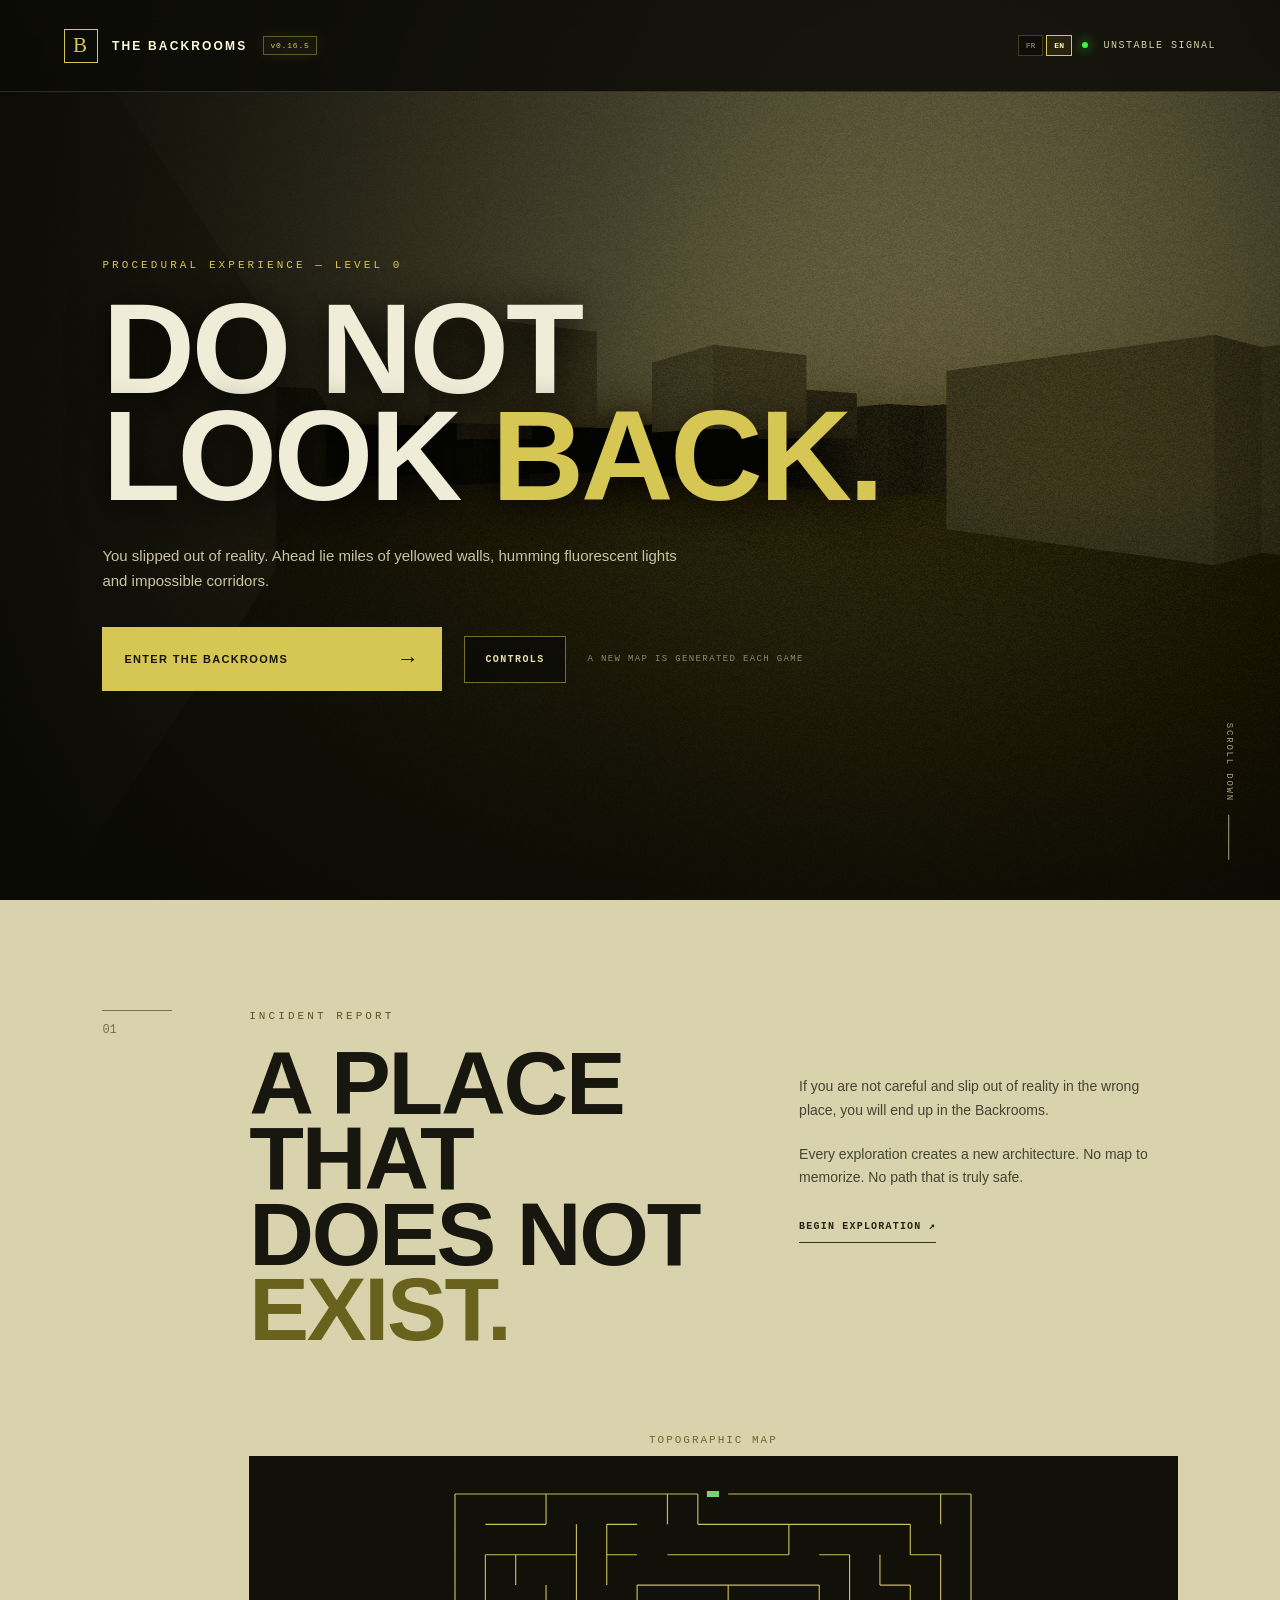
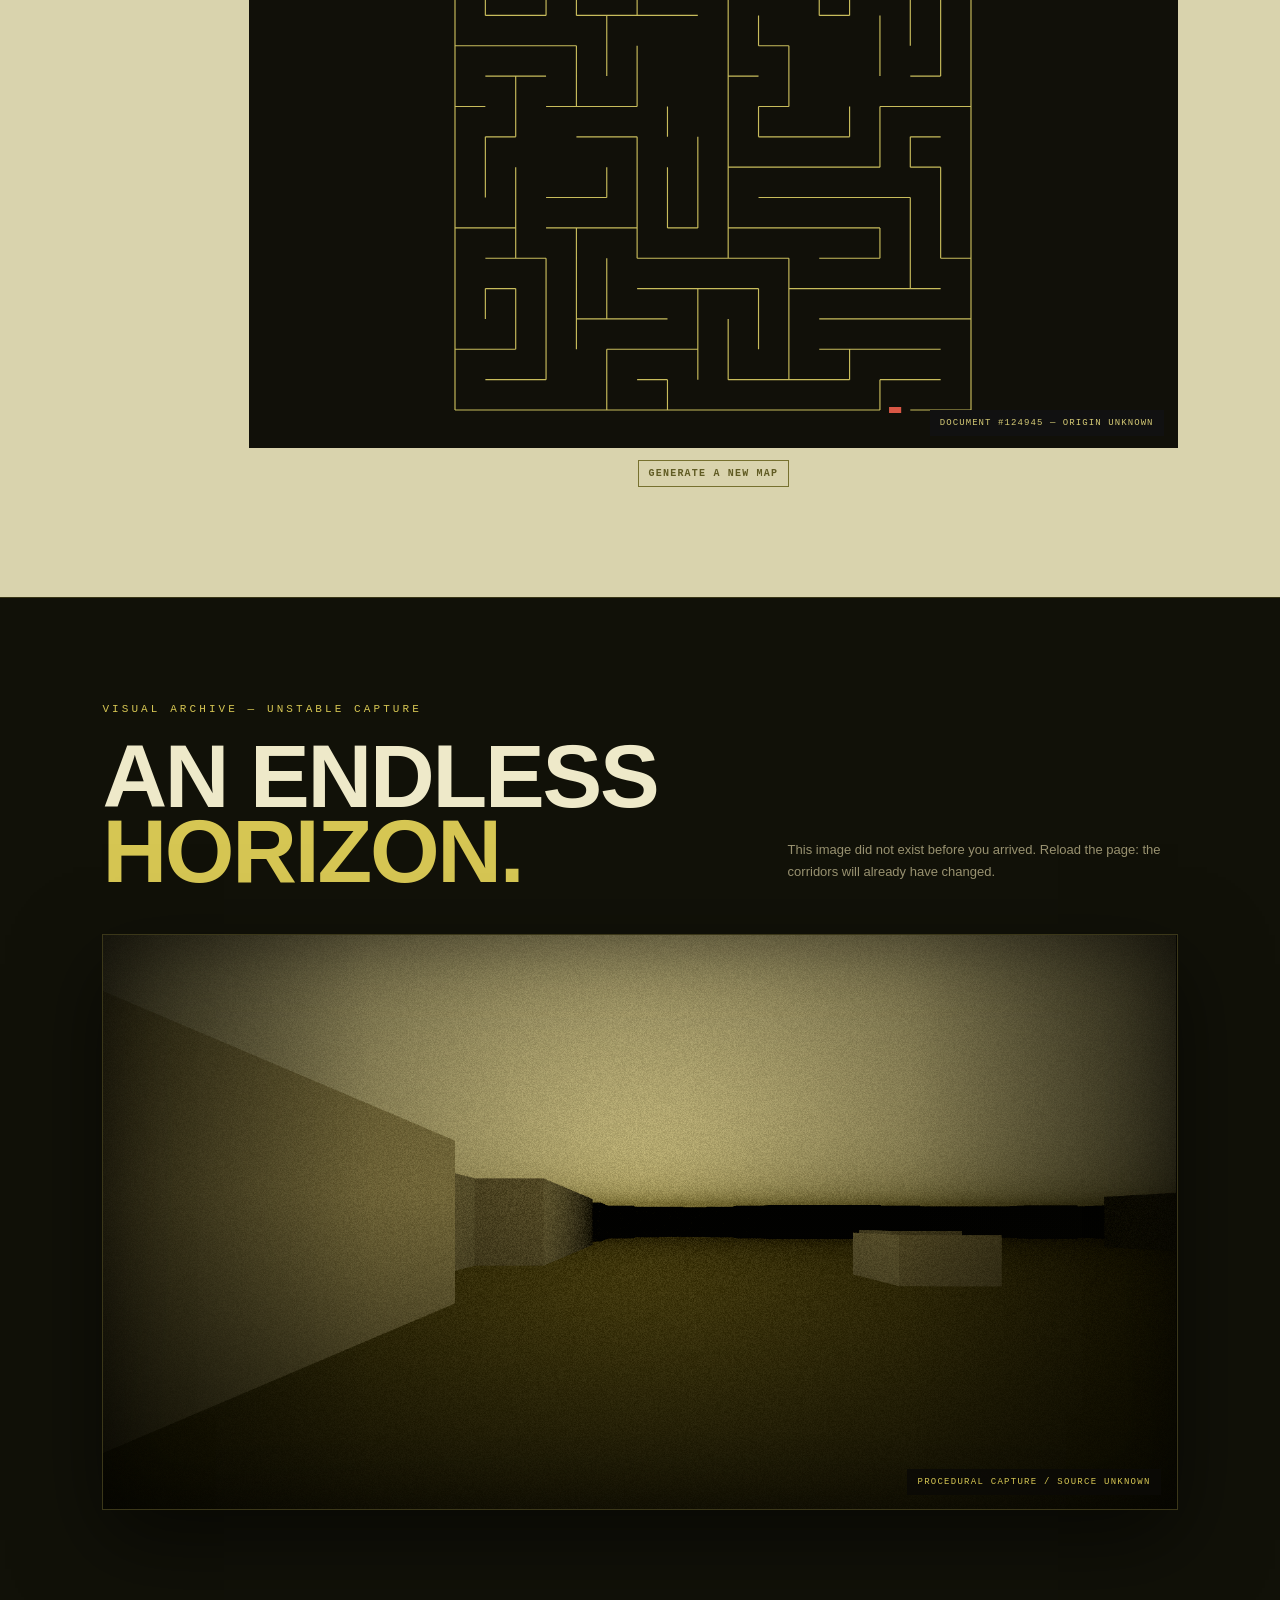
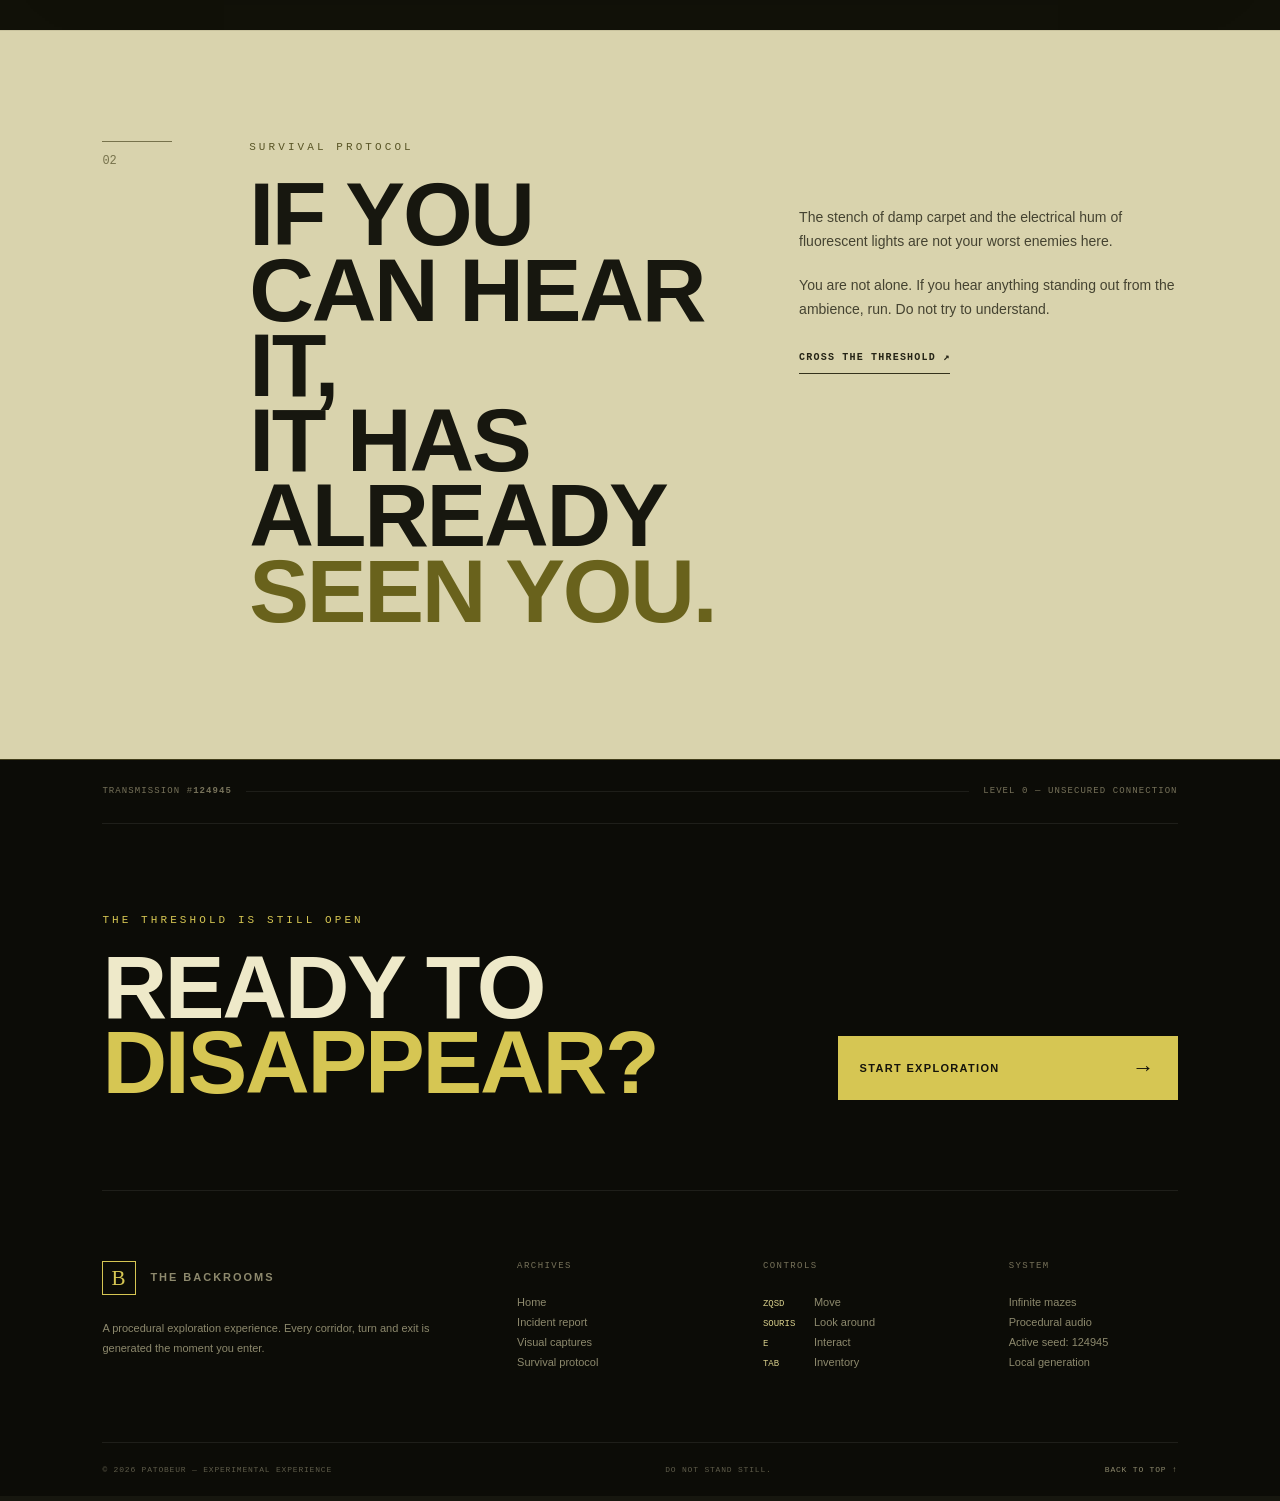
<file: index.html>
<!doctype html>
<html lang="fr">
	<head>
		<meta charset="utf-8" />
		<meta name="viewport" content="width=device-width,initial-scale=1" />
		<meta name="theme-color" content="#111108" />
		<title data-i18n="meta.title">The Backrooms — Expérience procédurale</title>
		<meta
			name="description"
			content="Explorez un labyrinthe Backrooms infini et unique, généré à chaque partie." data-i18n-content="meta.description" />
		<meta name="robots" content="index, follow" />
		<meta
			property="og:title"
			content="The Backrooms — Expérience procédurale" data-i18n-content="meta.title" />
		<meta
			property="og:description"
			content="Explorez un labyrinthe Backrooms infini et unique, généré à chaque partie." data-i18n-content="meta.description" />
		<meta property="og:locale" content="fr_FR" data-i18n-content="meta.locale" />
		<meta property="og:url" content="https://patobeur.github.io/backrooms/" />
		<meta property="og:image" content="https://patobeur.github.io/backrooms/assets/backrooms-ogg.png" />
		<meta property="og:image:secure_url" content="https://patobeur.github.io/backrooms/assets/backrooms-ogg.png" />
		<meta property="og:image:type" content="image/png" />
		<meta property="og:image:width" content="1618" />
		<meta property="og:image:height" content="903" />
		<meta
			property="og:image:alt"
			content="Couloirs jaunes inquiétants des Backrooms" data-i18n-content="meta.imageAlt" />
		<meta property="og:type" content="website" />
		<meta name="twitter:card" content="summary_large_image" />
		<meta name="twitter:image" content="https://patobeur.github.io/backrooms/assets/backrooms-ogg.png" />
		<link rel="icon" href="assets/favicon.svg" />
		<link rel="stylesheet" href="assets/styles.css" />
		<link rel="stylesheet" href="assets/inventory.css" />
		<link rel="stylesheet" href="assets/controls.css" />
	</head>
	<body>
		<main id="home" class="landing">
			<header class="nav"
				><a class="brand" href="#top"
					><span class="brand-mark">B</span><span>THE BACKROOMS</span
					><span class="version-badge" aria-label="Version 0.16.5"
						>v0.16.5</span
					></a
				><div class="nav-tools"><div class="locale-switch" role="group" aria-label="Langue" data-i18n-aria="language.label"><button type="button" data-locale="fr" data-i18n="language.fr">FR</button><button type="button" data-locale="en" data-i18n="language.en">EN</button></div><span class="signal"><i></i> <span data-i18n="nav.signal">SIGNAL INSTABLE</span></span></div></header
			>
			<section class="hero" id="top"
				><iframe
					class="hero-generator"
					src="canvas/index.html"
					title="Fond Backrooms généré aléatoirement" data-i18n-title="hero.backgroundTitle"
					aria-hidden="true"
					tabindex="-1"></iframe
				><div class="hero-shade"></div><div class="grain"></div
				><div class="hero-content">
					<p class="eyebrow" data-i18n="hero.eyebrow">EXPÉRIENCE PROCÉDURALE — NIVEAU 0</p
					><h1 data-i18n-html="hero.title">NE VOUS<br />RETOURNEZ <em>PAS.</em></h1>
					<p class="hero-intro" data-i18n="hero.intro"
						>Vous avez glissé hors de la réalité. Devant vous, des
						kilomètres de murs jaunis, de néons qui bourdonnent et de
						couloirs impossibles.</p
					>
					<div class="actions"
						><button id="play" class="play-button"
							><span data-i18n="hero.play">ENTRER DANS LES BACKROOMS</span><b>→</b></button
						><button id="continue-game" class="play-button continue-button" type="button" hidden
							><span data-i18n="hero.continue">CONTINUER L’EXPLORATION</span><b>↪</b></button
						><button id="home-controls" class="controls-entry" type="button"
							 data-i18n="hero.controls">COMMANDES</button
						><button id="delete-save" class="controls-entry danger-entry" type="button" hidden
							 data-i18n="hero.deleteSave">SUPPRIMER LA SAUVEGARDE</button
						><span class="seed-copy"
							id="save-summary" data-i18n="hero.generated">CARTE GÉNÉRÉE À CHAQUE PARTIE</span
						></div
					> </div
				><div class="scroll-cue"><span data-i18n="hero.scroll">FAITES DÉFILER</span><i></i></div
			></section>

			<section class="brief" id="incident"
				><div class="brief-number">01</div
				><div
					><p class="eyebrow dark" data-i18n="incident.eyebrow">RAPPORT D'INCIDENT</p
					><h2 data-i18n-html="incident.title">UN ENDROIT QUI<br />N'EXISTE <em>PAS.</em></h2></div
				>
				<div class="brief-copy"
					><p data-i18n="incident.p1"
						>Si vous ne faites pas attention et que vous sortez de la
						réalité au mauvais endroit, vous finirez dans les
						Backrooms.</p
					><p data-i18n="incident.p2"
						>Chaque exploration crée une architecture nouvelle. Aucun plan
						à mémoriser. Aucun chemin réellement sûr.</p
					><button class="text-button launch-game" data-i18n="incident.start"
						>COMMENCER L'EXPLORATION ↗</button
					></div
				>
				<div class="evidence"
					><div class="map-title" data-i18n="map.title">CARTE TOPOGRAPHIQUE</div
					><div class="map-frame"
						><canvas id="maze-map" width="560" height="560"></canvas
						><span id="map-document"
							>DOCUMENT #------ — ORIGINE INCONNUE</span
						></div
					><button id="regenerate-map" class="map-button" data-i18n="map.regenerate"
						>GÉNÉRER UNE NOUVELLE CARTE</button
					></div
				>
			</section>

			<section id="exploration-report" class="exploration-report" hidden aria-labelledby="report-title">
				<div class="report-stamp" data-report-coverage>ARCHIVES PARTIELLES</div>
				<header class="report-heading">
					<div><p class="eyebrow dark" data-i18n="report.eyebrow">DOSSIER DE SURVEILLANCE</p><h2 id="report-title" data-i18n-html="report.title">UN SUJET EST<br><em>TOUJOURS À L’INTÉRIEUR.</em></h2></div>
					<p data-i18n="report.intro" data-report-intro>Une sauvegarde locale a permis de reconstituer cette transmission. Seuls les faits confirmés sont publiés.</p>
				</header>
				<div class="report-summary" data-report-summary></div>
				<div class="report-grid">
					<article data-report-section="inventory" hidden><span class="report-index">A</span><h3 data-i18n="report.inventory.title">OBJETS RÉCUPÉRÉS</h3><div data-report-content></div></article>
					<article data-report-section="route" hidden><span class="report-index">B</span><h3 data-i18n="report.route.title">ROUTE DOCUMENTÉE</h3><div data-report-content></div></article>
					<article data-report-section="milestones" hidden><span class="report-index">C</span><h3 data-i18n="report.milestones.title">ÉTAPES FRANCHIES</h3><div data-report-content></div></article>
					<article data-report-section="encounters" hidden><span class="report-index">D</span><h3 data-i18n="report.encounters.title">PRÉSENCES RENCONTRÉES</h3><div data-report-content></div></article>
					<article data-report-section="resources" hidden><span class="report-index">E</span><h3 data-i18n="report.resources.title">RAPPORT DE RESSOURCES</h3><div data-report-content></div></article>
				</div>
				<footer class="report-footer"><span data-report-updated></span><button type="button" class="text-button" id="report-continue" data-i18n="report.continue">REPRENDRE LA TRANSMISSION ↗</button></footer>
			</section>

			<section
				class="panorama-section"
				id="archives"
				aria-labelledby="panorama-title"
				><div class="panorama-heading"
					><div
						><p class="eyebrow" data-i18n="panorama.eyebrow">ARCHIVE VISUELLE — CAPTURE INSTABLE</p
						><h2 id="panorama-title" data-i18n-html="panorama.title"
							>UN HORIZON<br />SANS <em>FIN.</em></h2
						></div
					><p data-i18n="panorama.text"
						>Cette image n'existait pas avant votre arrivée. Rechargez la
						page : les couloirs auront déjà changé.</p
					></div
				><div class="panorama-frame"
					><iframe
						src="canvas/index.html"
						title="Panorama Backrooms généré aléatoirement" data-i18n-title="panorama.frameTitle"
						tabindex="-1"></iframe
					><div class="panorama-overlay"></div
					><span data-i18n="panorama.caption">CAPTURE PROCÉDURALE / SOURCE INCONNUE</span></div
				></section
			>

			<section class="brief protocol" id="protocole"
				><div class="brief-number">02</div
				><div
					><p class="eyebrow dark" data-i18n="protocol.eyebrow">PROTOCOLE DE SURVIE</p
					><h2 data-i18n-html="protocol.title"
						>SI VOUS L'ENTENDEZ,<br />IL VOUS A DÉJÀ <em>VU.</em></h2
					></div
				><div class="brief-copy"
					><p data-i18n="protocol.p1"
						>L'odeur pestilentielle de moquette humide et le bourdonnement
						électrique des néons ne sont pas vos pires ennemis ici.</p
					><p data-i18n="protocol.p2"
						>Vous n'êtes pas seul. Si vous percevez un bruit qui se
						démarque de l'ambiance, fuyez. Ne cherchez pas à
						comprendre.</p
					><button class="text-button launch-game" data-i18n="protocol.cross"
						>FRANCHIR LE SEUIL ↗</button
					></div
				></section
			>

			<footer class="site-footer"
				><div class="footer-signal"
					><span><span data-i18n="footer.transmission">TRANSMISSION #</span><b id="landing-seed">------</b></span
					><i></i><span data-i18n="footer.connection">NIVEAU 0 — CONNEXION NON SÉCURISÉE</span></div
				><div class="footer-callout"
					><div
						><p class="eyebrow" data-i18n="footer.eyebrow">LE SEUIL EST ENCORE OUVERT</p
						><h2 data-i18n-html="footer.title">PRÊT À<br /><em>DISPARAÎTRE ?</em></h2></div
					><button id="play-footer" class="play-button"
						><span data-i18n="footer.play">LANCER L'EXPLORATION</span><b>→</b></button
					></div
				><div class="footer-grid">
					<div class="footer-brand"
						><a class="brand" href="#top"
							><span class="brand-mark">B</span
							><span>THE BACKROOMS</span></a
						><p data-i18n="footer.about"
							>Une expérience d'exploration procédurale. Chaque couloir,
							chaque détour et chaque sortie sont générés au moment où
							vous entrez.</p
						></div
					>
					<nav aria-label="Navigation du pied de page" data-i18n-aria="footer.navigationLabel"
						><h3 data-i18n="footer.archives">ARCHIVES</h3><a href="#top" data-i18n="footer.home">Accueil</a
						><a href="#incident" data-i18n="footer.incident">Rapport d'incident</a
						><a href="#archives" data-i18n="footer.captures">Captures visuelles</a
						><a href="#protocole" data-i18n="footer.protocol">Protocole de survie</a></nav
					>
					<div
						><h3 data-i18n="footer.controls">COMMANDES</h3
						><ul
							><li><kbd data-input-movement>ZQSD</kbd> <span data-i18n="footer.move">Se déplacer</span></li
							><li><kbd>SOURIS</kbd> <span data-i18n="footer.look">Regarder</span></li
							><li><kbd data-input-action="interact">E</kbd> <span data-i18n="footer.interact">Interagir</span></li
							><li><kbd data-input-action="inventory">TAB</kbd> <span data-i18n="footer.inventory">Inventaire</span></li></ul
						></div
					>
					<div
						><h3 data-i18n="footer.system">SYSTÈME</h3
						><ul
							><li data-i18n="footer.mazes">Labyrinthes infinis</li
							><li data-i18n="footer.audio">Audio procédural</li
							><li><span data-i18n="footer.seed">Seed active :</span> <span id="system-seed">------</span></li
							><li data-i18n="footer.local">Génération locale</li></ul
						></div
					> </div
				><div class="footer-bottom"
					><span data-i18n="footer.copyright">© 2026 PATOBEUR — EXPÉRIENCE EXPÉRIMENTALE</span
					><span data-i18n="footer.warning">NE RESTEZ PAS IMMOBILE.</span
					><a href="#top" data-i18n="footer.top">RETOUR EN HAUT ↑</a></div
				></footer
			>
		</main>

		<main id="game" hidden
			><div id="viewport"></div><div class="noise"></div
			><header class="hud"
				><button id="quit" data-i18n="game.quit">← QUITTER</button
				><span id="level">LABYRINTHE 1</span><span id="seed">SEED —</span
				><button id="game-pause" data-i18n="game.pause">PAUSE</button
				><button id="sound">SON ON</button></header
			><div class="crosshair"></div
			><div id="prompt" class="prompt"
				><b data-i18n="game.clickExplore">CLIQUER POUR EXPLORER</b
				><span data-i18n-dynamic="game.prompt">Souris · <b data-input-movement>ZQSD</b> · <b data-input-action="run">CTRL</b> courir · <b data-input-action="interact">E</b> interagir</span></div
			><div id="radial-menu" class="radial-menu" hidden></div
			><div id="interaction" class="interaction" hidden></div
			><div id="notice" class="notice" hidden></div
			><div class="inventory" id="inventory"
				><strong><span data-i18n="game.inventory">INVENTAIRE</span> <span id="inventory-index"></span></strong
				><div id="items">Vide</div
				><small data-i18n-dynamic="game.inventoryHelp"><b data-input-action="inventory">TAB</b> ouvrir · molette/glisser sélectionner</small></div
			><div class="help"
				><span data-i18n="game.objective">OBJECTIF</span><br /><b id="objective">Explorez les lieux</b></div
			><div class="stats"
				><span><span data-i18n="game.stats.mazes">LABYRINTHES</span> <b id="traversed">0</b></span
				><span><span data-i18n="game.stats.thirst">SOIF</span> <b id="thirst">0%</b></span
				><span><span data-i18n="game.stats.hunger">FAIM</span> <b id="hunger">0%</b></span
				><span><span data-i18n="game.stats.time">TEMPS</span> <b id="time">00:00</b></span></div
			><button id="new-run" class="new-run" data-i18n="game.newRun">↻ NOUVELLE SUITE</button
			><div class="mobile-pad"
				><button data-move="forward">▲</button
				><button data-move="left">◀</button
				><button data-move="back">▼</button
				><button data-move="right">▶</button></div
			><div id="modal" class="modal" hidden
				><div
					><h3 id="modal-title"></h3><p id="modal-text"></p
					><button id="modal-close" data-i18n="game.modal.close">FERMER</button></div
				></div
			><div id="pause-menu" class="pause-menu" hidden
				><section><small data-i18n="game.pause.eyebrow">EXPLORATION SUSPENDUE</small><h2 data-i18n="game.pause">PAUSE</h2
					><p data-i18n="game.pause.text">La partie reste chargée. Aucun état ne progresse.</p
					><button id="resume-game" type="button" data-i18n="game.pause.resume">REPRENDRE</button
					><button id="pause-save" type="button" data-i18n="game.pause.save">SAUVEGARDER MAINTENANT</button
					><button id="pause-load" type="button" data-i18n="game.pause.load">REPRENDRE LA SAUVEGARDE</button
					><button id="pause-controls" type="button" data-i18n="game.pause.controls">COMMANDES</button
					><button id="pause-home" type="button" data-i18n="game.pause.home">RETOUR À L’ACCUEIL</button
					><p id="save-status" class="save-status" aria-live="polite"></p></section
				></div
			></main
		>
		<script type="module" src="js/landing.js"></script>
		<script type="module" src="js/game.js"></script>
	</body>
</html>
</file>
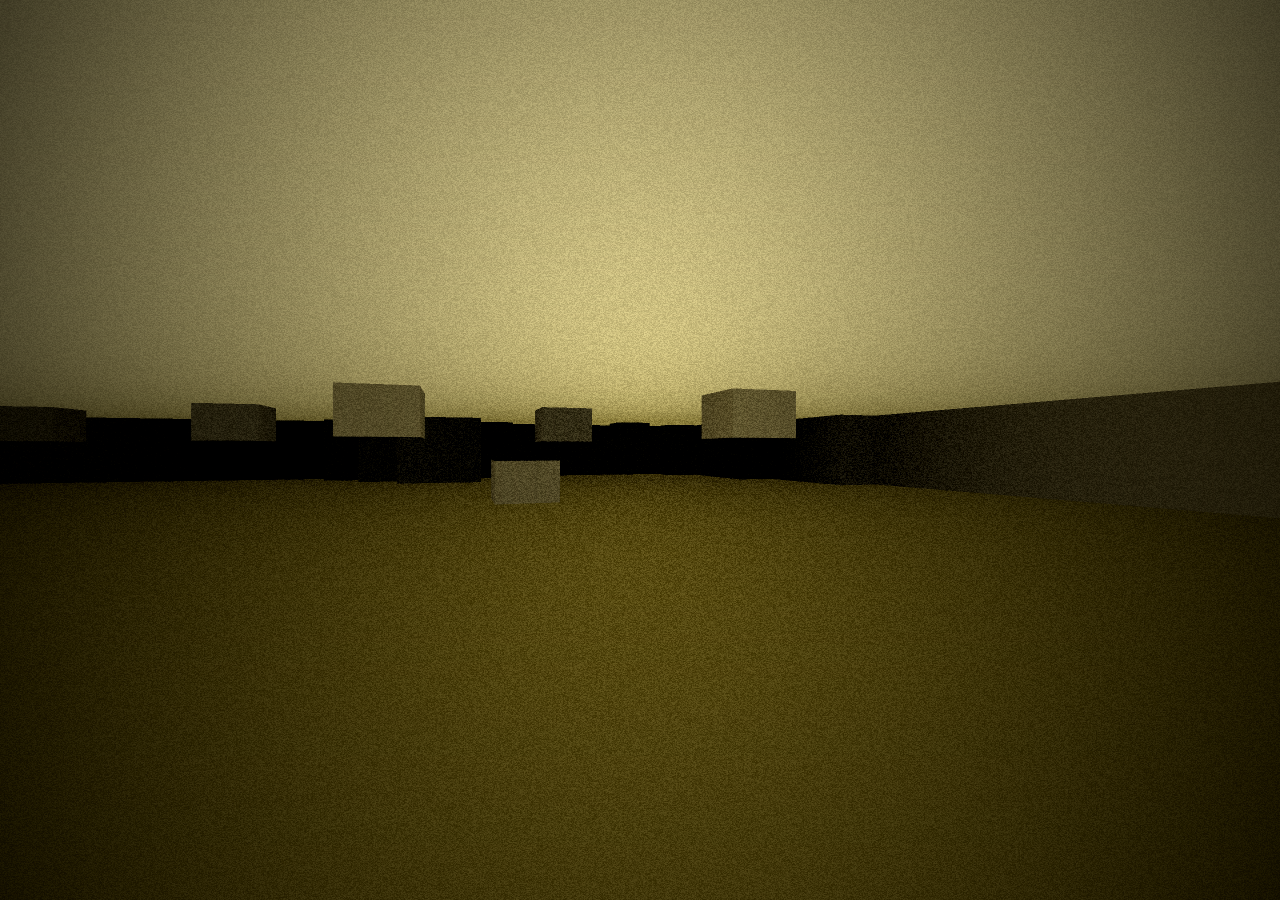
<file: canvas/index.html>
<!doctype html><html lang="fr"><head><meta charset="utf-8"><style>html,body{margin:0;width:100%;height:100%;overflow:hidden;background:#111008}canvas{display:block;width:100%;height:100%;filter:saturate(.78) contrast(1.12)}button{display:none}</style></head><body><canvas id="backroomsCanvas" width="1600" height="900"></canvas><button id="generateBtn"></button><script src="generator.js"></script></body></html>
</file>
<file: assets/styles.css>
:root{--yellow:#d6c653;--ink:#17170f;--paper:#d9d3ad;--signal-hue:120;--signal-opacity:1}*{box-sizing:border-box}html{scroll-behavior:smooth}body{margin:0;background:var(--ink);color:#f1ecc9;font-family:Arial,Helvetica,sans-serif}button,a{font:inherit}button{cursor:pointer}.landing{overflow:hidden}.nav{position:fixed;z-index:50;inset:0 0 auto;height:92px;padding:0 5vw;display:flex;align-items:center;justify-content:space-between;background:#0c0c07db;border-bottom:1px solid #fff2;backdrop-filter:blur(12px)}.brand{display:flex;align-items:center;gap:14px;color:#fffbd9;text-decoration:none;font-weight:800;letter-spacing:.18em;font-size:12px}.brand-mark{display:grid;place-items:center;width:34px;height:34px;border:1px solid var(--yellow);color:var(--yellow);font:21px Georgia,serif}.signal{font:10px monospace;letter-spacing:.15em;color:#d7d1a7}.signal i{display:inline-block;width:6px;height:6px;margin-right:8px;border-radius:50%;background:hsl(var(--signal-hue) 90% 60%);box-shadow:0 0 12px hsl(var(--signal-hue) 90% 60%);opacity:var(--signal-opacity)}
.hero{position:relative;min-height:100svh;display:flex;align-items:center;padding:130px 8vw 80px;background:#111108}.hero-generator{position:absolute;inset:0;width:100%;height:100%;border:0;pointer-events:none}.hero-shade{position:absolute;inset:0;background:linear-gradient(90deg,#0a0a05f0 0%,#0a0a05ad 48%,#0a0a0524),linear-gradient(0deg,#090904bf,transparent 45%)}.grain,.noise{pointer-events:none;position:absolute;inset:0;z-index:1;opacity:.1;background-image:radial-gradient(#fff 0.45px,transparent .55px);background-size:4px 4px}.hero-content{position:relative;z-index:2;max-width:820px}.eyebrow{color:var(--yellow);font:11px monospace;letter-spacing:.28em;margin:0 0 24px}.eyebrow.dark{color:#595526}h1,h2{margin:0;font-family:Impact,"Arial Narrow",sans-serif;font-weight:900;line-height:.84;letter-spacing:-.025em;text-transform:uppercase}h1{font-size:clamp(64px,10vw,150px);color:#efedd7;text-shadow:0 7px 40px #000}h1 em,h2 em{color:var(--yellow);font-style:normal}.hero-intro{max-width:590px;margin:34px 0;color:#c9c4a2;line-height:1.65;font-size:15px}.actions{display:flex;align-items:center;gap:22px;flex-wrap:wrap}.play-button{display:flex;justify-content:space-between;align-items:center;gap:34px;min-width:340px;padding:19px 22px;border:0;background:var(--yellow);color:#15140b;font-size:11px;font-weight:900;letter-spacing:.12em;transition:.2s}.play-button:hover{background:#f2e265;transform:translateY(-2px);box-shadow:0 8px 30px #d6c65335}.play-button b{font-size:22px}.seed-copy{font:9px monospace;color:#8e8a70;letter-spacing:.15em}.scroll-cue{position:absolute;z-index:2;right:4vw;bottom:35px;display:flex;align-items:center;gap:13px;transform:rotate(90deg);transform-origin:right;font:9px monospace;letter-spacing:.2em;color:#aaa483}.scroll-cue i{width:45px;height:1px;background:#aaa483}
.brief{min-height:760px;padding:110px 8vw;position:relative;display:grid;grid-template-columns:70px 1.25fr 1fr;gap:6vw;background:var(--paper);color:var(--ink)}.brief-number{font:12px monospace;color:#77724c;border-top:1px solid #77724c;padding-top:12px}.brief h2{font-size:clamp(55px,7vw,112px)}.brief h2 em{color:#69621c}.brief-copy{padding-top:65px;max-width:440px}.brief-copy p{line-height:1.7;color:#454331;font-size:14px;margin:0 0 20px}.text-button,.map-button{background:none;border:0;border-bottom:1px solid #34321c;padding:10px 0;color:#252416;font:700 10px monospace;letter-spacing:.12em}.evidence{grid-column:2/4;margin-top:10px;text-align:center}.map-title{margin-bottom:10px;color:#6d672d;font:11px monospace;letter-spacing:.18em}.map-frame{position:relative;max-width:100%;padding:16px;background:#111009}.map-frame canvas{display:block;width:min(100%,560px);height:auto;aspect-ratio:1/1;margin:0 auto}.map-frame span{position:absolute;right:14px;bottom:12px;padding:8px 10px;background:#111;color:#d5ca75;font:9px monospace;letter-spacing:.12em}.map-button{margin-top:12px;border:1px solid #77712f;padding:7px 10px;color:#615c24}
.panorama-section{position:relative;padding:105px 8vw 120px;background:#111108;border-top:1px solid #d6c65333}.panorama-heading{display:flex;align-items:flex-end;justify-content:space-between;gap:50px;margin-bottom:45px}.panorama-heading h2{font-size:clamp(54px,7vw,105px);color:#eee9c9}.panorama-heading>p{max-width:390px;margin:0 0 6px;color:#999270;font-size:13px;line-height:1.7}.panorama-frame{position:relative;width:100%;height:clamp(300px,45vw,650px);overflow:hidden;border:1px solid #d6c6533d;background:#0b0a06;box-shadow:0 30px 80px #0008}.panorama-frame iframe{position:absolute;inset:0;width:100%;height:100%;border:0;pointer-events:none}.panorama-overlay{position:absolute;inset:0;background:linear-gradient(180deg,#08080222 45%,#080802b8),linear-gradient(90deg,#08080266,transparent 25%,transparent 75%,#08080255);box-shadow:inset 0 0 80px #0008}.panorama-frame>span{position:absolute;right:16px;bottom:14px;padding:8px 10px;background:#0b0a06dd;color:var(--yellow);font:9px monospace;letter-spacing:.14em}.protocol{min-height:auto;padding-bottom:130px;border-top:1px solid #c9c39e}
.site-footer{padding:0 8vw;background:#0c0c07;border-top:1px solid #d6c65344}.footer-signal{height:64px;display:flex;align-items:center;gap:14px;border-bottom:1px solid #ffffff14;color:#77725a;font:9px monospace;letter-spacing:.12em}.footer-signal i{flex:1;height:1px;background:#ffffff13}.footer-callout{padding:90px 0;display:flex;align-items:flex-end;justify-content:space-between;gap:45px;border-bottom:1px solid #ffffff14}.footer-callout h2{font-size:clamp(55px,7vw,105px);color:#eee9c9}.footer-grid{padding:70px 0;display:grid;grid-template-columns:2fr 1fr 1fr 1fr;gap:6vw}.footer-grid h3{margin:0 0 22px;color:#77725a;font:9px monospace;letter-spacing:.16em}.footer-grid p,.footer-grid li,.footer-grid a{color:#8d896d;font-size:11px;line-height:1.8}.footer-grid nav{display:flex;flex-direction:column}.footer-grid nav a{text-decoration:none}.footer-grid ul{list-style:none;margin:0;padding:0}.footer-grid kbd{display:inline-block;min-width:48px;color:#d8cf8c;font:9px monospace}.footer-brand p{max-width:340px;margin-top:24px}.footer-bottom{padding:22px 0;display:flex;justify-content:space-between;gap:25px;border-top:1px solid #ffffff14;color:#5f5c4a;font:8px monospace;letter-spacing:.1em}.footer-bottom a{color:#8d896d;text-decoration:none}
#game{position:fixed;inset:0;background:#111;overflow:hidden}#viewport,#viewport canvas{width:100%;height:100%;display:block}.hud{position:absolute;z-index:5;inset:0 0 auto;height:58px;padding:0 22px;display:flex;align-items:center;justify-content:space-between;background:linear-gradient(#080800dd,transparent);font:9px monospace;letter-spacing:.14em}.hud button{border:0;background:transparent;color:#ddd7a6}.crosshair{position:absolute;z-index:4;left:50%;top:50%;width:7px;height:7px;border:1px solid #fff9;border-radius:50%;transform:translate(-50%,-50%)}.prompt{position:absolute;z-index:8;left:50%;top:52%;transform:translate(-50%,-50%);padding:18px 24px;border:1px solid #d8cc6a;background:#0c0b07e8;text-align:center;letter-spacing:.12em}.prompt span{display:block;margin-top:8px;color:#999470;font:9px monospace}.interaction{position:absolute;z-index:6;left:50%;top:58%;transform:translateX(-50%);padding:10px 14px;background:#090805dd;border:1px solid #d6c65388;font:10px monospace}.notice{position:absolute;z-index:9;left:50%;top:20%;transform:translateX(-50%);padding:14px 20px;border:1px solid #ff573d;background:#120706ee;color:#ffb29f;font:700 10px monospace;letter-spacing:.12em}.inventory{position:absolute;z-index:5;left:20px;bottom:20px;max-width:350px;color:#aaa477;font:9px monospace;line-height:1.7}.inventory strong{color:#e3d99d}.inventory small{display:block;color:#67634f}.help{position:absolute;z-index:5;right:20px;bottom:20px;text-align:right;color:#77725a;font:8px monospace;letter-spacing:.12em}.help b{display:block;margin-top:5px;color:#d8ce8c}.flash{animation:flash .55s ease-out}@keyframes flash{0%{box-shadow:inset 0 0 0 100vmax #f003}100%{box-shadow:inset 0 0 0 100vmax transparent}}
@media(max-width:750px){.nav{height:72px;padding:0 20px}.signal{display:none}.hero{padding:110px 22px 70px}.hero-content{width:100%}h1{font-size:clamp(58px,19vw,90px)}.play-button{min-width:0;width:100%}.brief{padding:80px 22px;display:block}.brief-number{width:50px;margin-bottom:35px}.brief-copy{padding-top:35px}.evidence{margin-top:45px}.scroll-cue{display:none}.panorama-section{padding:75px 22px 85px}.panorama-heading{display:block}.panorama-heading>p{margin-top:25px}.panorama-frame{height:300px}.footer-callout{display:block}.footer-callout .play-button{margin-top:40px}.footer-grid{grid-template-columns:1fr 1fr}.footer-brand{grid-column:1/3}.footer-bottom{flex-direction:column}.hud span:nth-of-type(2){display:none}.inventory{bottom:70px}}

.interaction{z-index:13;top:calc(50% + var(--action-label-offset,124px));max-width:min(440px,calc(100vw - 32px));text-align:center;white-space:normal}

.nav .version-badge{flex:none;margin-left:2px;padding:4px 6px;border:1px solid #d6c65366;background:#d6c6530d;color:#d6c653;font:8px monospace;letter-spacing:.1em;box-shadow:0 0 14px #d6c65318}@media(max-width:420px){.nav .brand{gap:9px}.nav .version-badge{padding:3px 4px;font-size:7px}}

.exploration-report[hidden]{display:none}.exploration-report{position:relative;padding:110px 8vw 95px;background:#d0c99f;color:#17170f;border-top:12px solid #17170f;box-shadow:inset 0 0 90px #514c2420}.exploration-report:before{content:"";pointer-events:none;position:absolute;inset:0;opacity:.16;background-image:repeating-linear-gradient(0deg,transparent 0 31px,#2d2a1618 32px)}.report-stamp{position:absolute;right:8vw;top:38px;padding:8px 12px;border:2px solid #8f2e24;color:#8f2e24;font:700 9px monospace;letter-spacing:.16em;transform:rotate(2deg)}.report-heading,.report-summary,.report-grid,.report-footer{position:relative}.report-heading{display:grid;grid-template-columns:1.4fr .6fr;align-items:end;gap:7vw;padding-bottom:48px;border-bottom:2px solid #242316}.report-heading h2{font-size:clamp(48px,6.5vw,98px)}.report-heading h2 em{color:#6a631c}.report-heading>p{max-width:410px;margin:0;color:#494634;font-size:13px;line-height:1.7}.report-summary{display:grid;grid-template-columns:repeat(4,1fr);border-bottom:1px solid #595638}.report-stat{padding:24px 20px 24px 0;border-right:1px solid #595638}.report-stat:not(:first-child){padding-left:20px}.report-stat:last-child{border-right:0}.report-stat small{display:block;margin-bottom:8px;color:#6c6744;font:8px monospace;letter-spacing:.14em}.report-stat strong{font:700 clamp(18px,2.2vw,32px) Impact,"Arial Narrow",sans-serif;text-transform:uppercase}.report-grid{display:grid;grid-template-columns:repeat(2,minmax(0,1fr));gap:1px;margin-top:44px;background:#6c674466;border:1px solid #6c674466}.report-grid article{position:relative;min-height:230px;padding:30px;background:#d8d1a8}.report-grid article[hidden]{display:none}.report-grid article:last-child:nth-child(odd){grid-column:1/3}.report-grid h3{margin:0 0 24px;padding-right:42px;font:800 11px monospace;letter-spacing:.16em}.report-index{position:absolute;right:24px;top:24px;color:#777149;font:28px Georgia,serif}.report-list{list-style:none;margin:0;padding:0}.report-list li{display:flex;align-items:center;gap:12px;padding:10px 0;border-top:1px solid #5b57372e;color:#353322;font-size:12px;line-height:1.45}.report-list-primary{margin-right:auto}.report-list li small{flex:none;color:#736e48;font:8px monospace;letter-spacing:.08em;text-align:right}.report-dose-meter{display:inline-flex;flex:none;gap:3px}.report-dose-meter i{display:block;width:8px;height:8px;border:1px solid #746f49;background:transparent}.report-dose-meter i.filled{background:#3f7046;border-color:#315b37;box-shadow:inset 0 0 0 1px #a9b37d55}.report-list strong{font-size:11px}.report-resource-grid{display:grid;grid-template-columns:repeat(2,1fr);gap:12px}.report-resource{padding:14px;border:1px solid #625e3e55}.report-resource small{display:block;color:#726d47;font:8px monospace;letter-spacing:.1em}.report-resource strong{display:block;margin-top:7px;font:24px Impact,"Arial Narrow",sans-serif}.report-footer{display:flex;align-items:center;justify-content:space-between;gap:30px;padding-top:32px;color:#696544;font:8px monospace;letter-spacing:.1em}.report-footer .text-button{flex:none}.report-partial{color:#8f2e24}
@media(max-width:750px){.exploration-report{padding:85px 22px 70px}.report-stamp{position:relative;display:inline-block;right:auto;top:auto;margin-bottom:35px}.report-heading{display:block}.report-heading>p{margin-top:28px}.report-summary{grid-template-columns:1fr 1fr}.report-stat:nth-child(2){border-right:0}.report-stat:nth-child(n+3){border-top:1px solid #595638}.report-grid{grid-template-columns:1fr}.report-grid article:last-child:nth-child(odd){grid-column:auto}.report-footer{align-items:flex-start;flex-direction:column}.report-footer .text-button{width:100%;text-align:left}.report-resource-grid{grid-template-columns:1fr 1fr}}

.unit-indicator{display:inline-flex;flex:none;align-items:center;gap:3px;color:#514d32;font:700 8px monospace}.unit-indicator--cells i{display:block;width:8px;height:8px;border:1px solid #746f49;background:transparent}.unit-indicator--cells i.filled{background:#3f7046;border-color:#315b37;box-shadow:inset 0 0 0 1px #a9b37d55}.unit-indicator--bar{min-width:70px}.unit-indicator-track{position:relative;display:block;width:48px;height:7px;overflow:hidden;border:1px solid #746f49}.unit-indicator-fill{position:absolute;inset:0 auto 0 0;background:#3f7046}.unit-indicator--bar small{font:inherit;color:inherit;letter-spacing:0}.unit-indicator--text{min-width:32px;justify-content:flex-end}
</file>
<file: assets/inventory.css>
.inventory{max-width:430px;transition:.2s}
.inventory strong span{color:#77725a}
.inventory.open{left:50%;bottom:12%;transform:translateX(-50%);min-width:360px;padding:13px 18px;text-align:center;border:1px solid #d8cc6a66;background:#090805e8}
.inventory.open #items{color:#fff2ad;font-size:12px}
.stats{position:absolute;z-index:5;left:50%;bottom:20px;transform:translateX(-50%);display:flex;gap:24px;color:#77725a;font:8px monospace;letter-spacing:.1em}
.stats b{color:#d8ce8c}
.modal{position:absolute;z-index:20;inset:0;display:grid;place-items:center;background:#05050399}
.modal[hidden]{display:none}
.modal>div{width:min(430px,88vw);padding:25px;border:1px solid #d8cc6a;background:#0c0b07f2;box-shadow:0 0 45px #000}
.modal h3{margin:0 0 15px;padding-bottom:12px;border-bottom:1px solid #d8cc6a44;color:#d8cc6a;font-size:13px;letter-spacing:.14em}
.modal p{color:#aaa477;font-size:12px;line-height:1.7}
.modal button{float:right;padding:8px 14px;border:0;background:#d8cc6a;color:#111;font-size:9px;font-weight:bold}
@media(max-width:700px){.stats{bottom:20px;gap:10px}.help{display:none}.inventory.open{min-width:88vw}}
.radial-menu{position:absolute;z-index:12;left:50%;top:50%;width:1px;height:1px;pointer-events:none}
.radial-menu[hidden]{display:none}
.action-node{position:absolute;width:104px;min-height:76px;margin:-38px 0 0 -52px;padding:7px 5px;text-align:center;background:#0a0906e8;border:1px solid #d8cc6a99;color:#e9e1ab;box-shadow:0 7px 24px #0009;font:8px monospace;letter-spacing:.08em}
.action-node strong{display:grid;place-items:center;width:22px;height:22px;margin:0 auto 4px;border:1px solid #d8cc6a;color:#fff1a7;font-size:11px}
.action-node span{display:block}.action-node i{display:block;margin-top:3px;font-style:normal;font-size:18px}
.new-run{position:absolute;z-index:6;right:20px;bottom:72px;padding:10px 12px;background:#17150ccc;color:#dcd49b;border:1px solid #d8cc6a66;font:9px monospace;letter-spacing:.1em}
.mobile-pad{display:none;position:absolute;z-index:8;left:18px;bottom:18px;grid-template-columns:repeat(3,46px);gap:4px}.mobile-pad button{width:46px;height:46px;background:#111b;border:1px solid #d8cc6a66;color:#eee7b3}.mobile-pad button:first-child{grid-column:2}.mobile-pad button:nth-child(2){grid-column:1}.mobile-pad button:nth-child(3){grid-column:2}.mobile-pad button:nth-child(4){grid-column:3}.mobile-pad button:nth-child(n+2){grid-row:2}
@media(max-width:700px){.mobile-pad{display:grid}.new-run{bottom:20px}.stats{bottom:78px}.action-node{width:88px;margin-left:-44px}}
</file>
<file: assets/controls.css>
.controls-entry{padding:17px 20px;border:1px solid #d6c65388;background:#0b0b07cc;color:#e7dfaa;font:700 10px monospace;letter-spacing:.14em}
.controls-entry:hover{border-color:#e8da65;color:#fff5b6}
.nav-tools,.locale-switch{display:flex;align-items:center;gap:10px}.locale-switch{gap:3px}.locale-switch button{padding:5px 7px;border:1px solid #d6c65344;background:#0b0b07aa;color:#777151;font:700 8px monospace}.locale-switch button.active{border-color:#d6c653;color:#fff5b6;background:#27230e}
.continue-button{background:#ece6bb}.continue-button[hidden]{display:none}.danger-entry{border-color:#9d3e35;color:#df8e7e}.seed-copy#save-summary{max-width:310px;line-height:1.6}.save-status{min-height:16px;margin:12px 0 0!important;color:#d8cf94!important}.pause-menu #pause-load[disabled]{opacity:.38;cursor:not-allowed}
.controls-overlay,.pause-menu{position:fixed;z-index:1000;inset:0;display:grid;place-items:center;padding:24px;background:#050503d9;backdrop-filter:blur(8px)}
.controls-overlay[hidden],.pause-menu[hidden]{display:none}
.controls-dialog{width:min(780px,94vw);max-height:90vh;display:flex;flex-direction:column;border:1px solid #d6c65388;background:#0c0b07f7;color:#ddd5a0;box-shadow:0 30px 100px #000;padding:22px}
.controls-dialog>header{display:flex;align-items:flex-start;justify-content:space-between;border-bottom:1px solid #d6c65333;padding-bottom:14px}
.controls-dialog h2,.pause-menu h2{margin:3px 0 0;color:#eee8bd;font:38px Impact,"Arial Narrow",sans-serif;letter-spacing:.05em}
.controls-dialog small,.pause-menu small{color:#777151;font:8px monospace;letter-spacing:.18em}
.controls-dialog>header button{border:0;background:transparent;color:#d6c653;font-size:25px}
.controls-profiles{display:flex;gap:8px;flex-wrap:wrap;padding:14px 0}.controls-profiles button,.controls-conflict button,.controls-dialog>footer button,.pause-menu button{padding:9px 12px;border:1px solid #d6c65366;background:#17150c;color:#d8cf94;font:700 9px monospace;letter-spacing:.1em}.controls-profiles button.active{background:#d6c653;color:#141308}
.controls-help,.controls-status,.controls-conflict p,.pause-menu p{color:#8f8969;font:10px monospace;line-height:1.6}.controls-help{margin:0 0 10px}.controls-list{min-height:0;overflow:auto;border-top:1px solid #ffffff0d}
.controls-row{display:grid;grid-template-columns:minmax(180px,1fr) auto;align-items:center;gap:18px;padding:9px 4px;border-bottom:1px solid #ffffff0d}.controls-row>span{display:flex;flex-direction:column;gap:3px}.controls-row small{color:#5f5a43}.controls-row strong{font:10px monospace;letter-spacing:.08em}.controls-row>div{display:flex;justify-content:flex-end;gap:6px}.controls-row button{min-width:62px;padding:8px;border:1px solid #d6c65366;background:#090805;color:#f0e7a8;font:9px monospace}.controls-row button.awaiting{border-color:#fff3a2;box-shadow:0 0 18px #d6c65355}
.controls-conflict{margin-top:12px;padding:12px;border:1px solid #d8644f;background:#200b08}.controls-status{min-height:17px;color:#d6c653}.controls-dialog>footer{display:flex;justify-content:flex-end;padding-top:10px}
.pause-menu section{width:min(440px,90vw);padding:30px;border:1px solid #d6c65388;background:#0c0b07f7;box-shadow:0 25px 90px #000}.pause-menu button{display:block;width:100%;margin-top:9px}.pause-menu #resume-game{background:#d6c653;color:#15140a}
@media(max-width:620px){.controls-dialog{padding:15px}.controls-row{grid-template-columns:1fr;gap:7px}.controls-row>div{justify-content:flex-start}.controls-row button{flex:1}.controls-entry{width:100%}}
</file>
